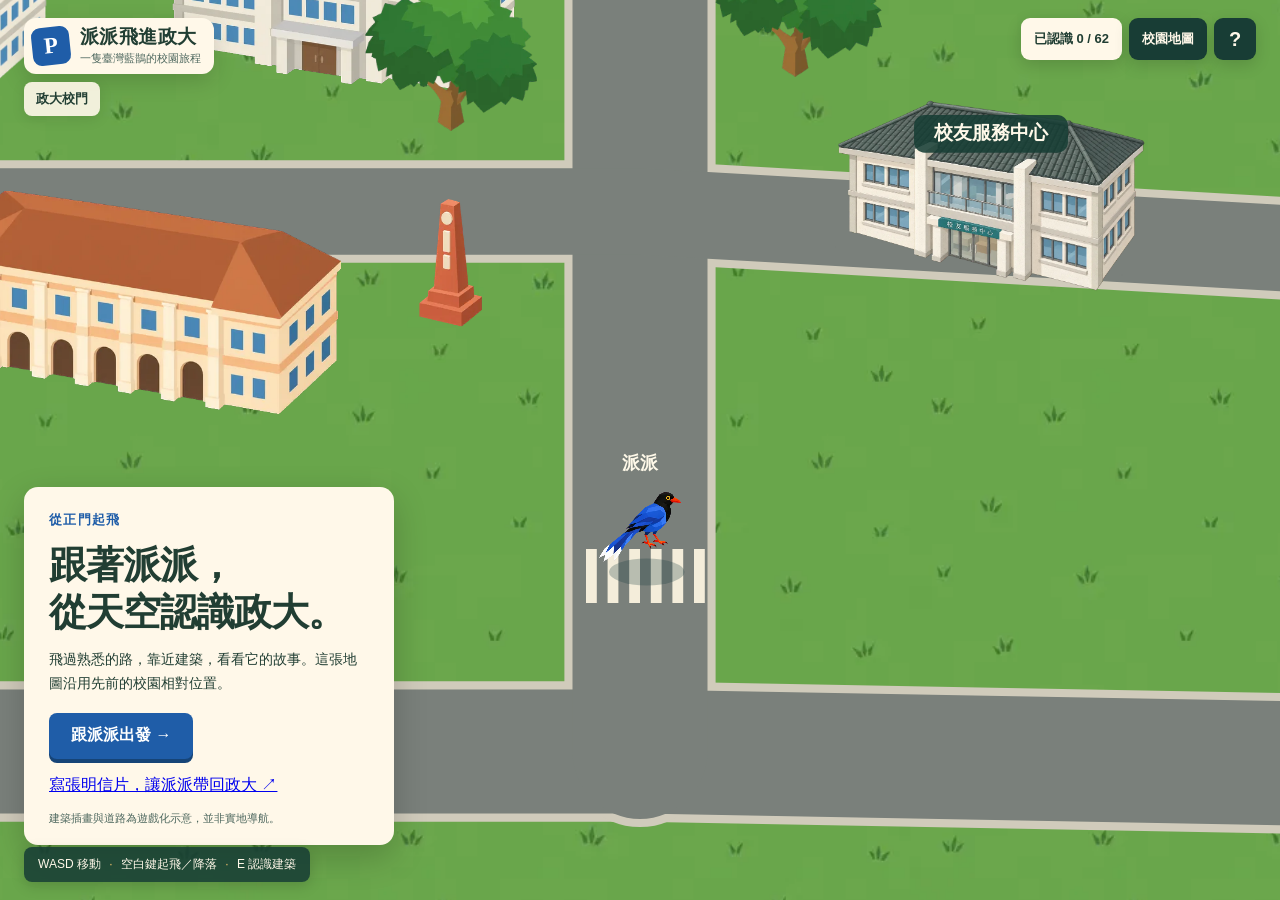
<file: index.html>
<!doctype html>
<html lang="zh-Hant"><head><meta charset="utf-8"><meta name="viewport" content="width=device-width,initial-scale=1,viewport-fit=cover"><meta name="theme-color" content="#183d35"><title>派派飛進政大 · 校園探索</title><link rel="icon" href="data:,"><link rel="stylesheet" href="./paipai.css?v=17"></head>
<body><main class="game-shell">
 <canvas id="campus" tabindex="0" aria-label="派派校園探索。WASD 或方向鍵移動，空白鍵起飛與降落，E 認識附近建築。"></canvas>
 <header class="topbar"><div class="identity"><span class="identity-mark" aria-hidden="true">P</span><div><strong>派派飛進政大</strong><small>一隻臺灣藍鵲的校園旅程</small></div></div><div class="top-actions"><span id="visited-count" class="count">已認識 0 / 62</span><button id="map-button" type="button">校園地圖</button><button id="help-button" type="button" aria-label="操作說明">?</button></div></header>
 <section id="welcome" class="welcome"><span class="chapter">從正門起飛</span><h1>跟著派派，<br>從天空認識政大。</h1><p>飛過熟悉的路，靠近建築，看看它的故事。這張地圖沿用先前的校園相對位置。</p><button id="begin" type="button" disabled>載入校園中…</button><a href="./postcards.html" style="display:block;margin-top:16px">寫張明信片，讓派派帶回政大 ↗</a><small>建築插畫與道路為遊戲化示意，並非實地導航。</small></section>
 <aside id="place-card" class="place-card" hidden aria-live="polite"><button id="card-close" type="button" aria-label="關閉建築介紹">×</button><span id="card-zone" class="card-zone"></span><h2 id="card-name"></h2><p id="card-clue"></p><div class="card-footer"><span id="card-status"></span><a id="card-source" target="_blank" rel="noopener noreferrer">看政大記憶網 ↗</a></div></aside>
 <div id="hint" class="hint">WASD 移動 <span>·</span> 空白鍵起飛／降落 <span>·</span> E 認識建築</div>
 <div id="location" class="location">政大校門</div>
 <div class="controls" hidden><div id="joystick" class="joystick" role="group" aria-label="拖曳搖桿移動"><span></span></div><div class="control-actions"><button id="inspect" type="button">認識<br>建築</button><button id="flight" type="button" aria-pressed="false"><span id="flight-symbol" aria-hidden="true">↑</span><span id="flight-label">起飛</span></button></div></div>
 <dialog id="map-dialog" class="map-dialog" aria-labelledby="map-title"><div class="dialog-header"><div><h2 id="map-title">校園地圖</h2><p>跟著派派，把每個地點變成自己的足跡。</p></div><button id="map-close" type="button" aria-label="關閉地圖">×</button></div><div class="map-content"><div class="map-scene"><canvas id="map-canvas" aria-label="政大校園遊戲化相對位置地圖"></canvas><p>地圖為遊戲化示意；點選右側建築，派派會在場景裡標出目的地。</p></div><div class="directory"><label for="place-search">找一棟建築</label><input id="place-search" type="search" placeholder="例如：四維堂、圖書館" autocomplete="off"><div id="place-list"></div></div></div></dialog>
 <dialog id="help-dialog" class="help-dialog" aria-labelledby="help-title"><button id="help-close" type="button" aria-label="關閉說明">×</button><h2 id="help-title">和派派一起飛</h2><p>鍵盤用 WASD 或方向鍵移動；空白鍵切換起飛／降落，E 認識附近建築。手機拖曳左下搖桿，右下按鈕控制飛行與認識建築。</p><p>飛起來能越過建築與溪流，鏡頭也會拉遠。接近建築就能收藏足跡；點地圖裡的建築可設成下一站。</p><p>建築說明引用政大記憶網。已有外觀線索與尚待照片核實的部分會分別註明。進度只存這個瀏覽器。</p><a href="./postcards.html">派派的世界郵局 · 明信片 Demo ↗</a><a href="./classic.html">穿山甲 · 全校冒險 ↗</a><a href="./meadow.html">穿山甲 · 溪邊篇 ↗</a></dialog>
 <p id="live" class="sr-only" aria-live="polite"></p>
 </main><script type="module" src="./src/paipai.mjs?v=20"></script></body></html>
</file>
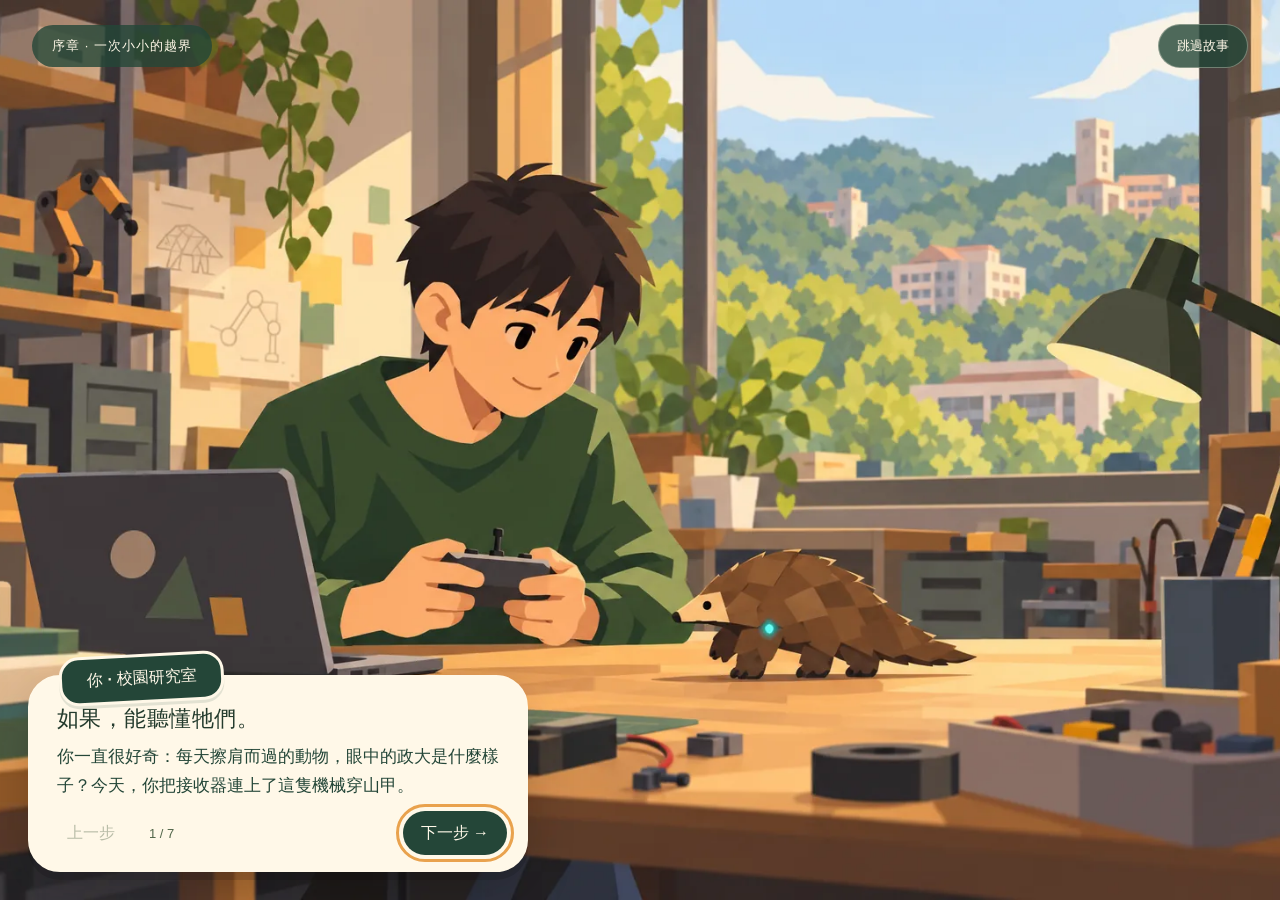
<file: classic.html>
<!doctype html>
<html lang="zh-Hant"><head><meta charset="utf-8"><meta name="viewport" content="width=device-width,initial-scale=1,viewport-fit=cover"><meta name="theme-color" content="#254a38"><title>穿山甲出沒 · 政大校園小冒險</title><link rel="icon" href="data:,"><link rel="stylesheet" href="./style.css?v=16"></head>
<body><main class="game-shell"><canvas id="game" tabindex="0" aria-label="穿山甲遊戲。方向鍵移動，C 蜷縮，E 互動，R 回基地。"></canvas>
<header class="hud"><div class="identity"><span class="chapter">政大 · 全校探索</span><strong>穿山甲出沒</strong></div><div class="mission"><span id="counter">今日搞怪　0 / 3</span><small id="mood">躲好，別被人類發現。</small></div><button id="map-toggle" aria-label="附近小地圖：中央是你，紅色箭頭指向任務。點擊開啟全校地圖"><canvas id="minimap" aria-hidden="true"></canvas><span>地圖 ↗</span></button><button id="help" aria-label="遊戲操作說明">?</button></header>
<section id="intro" class="intro"><span class="chapter">全校篇 / 穿山甲的散步日</span><h1>校園這麼大，<br>偷偷玩一下。</h1><p>你透過機械穿山甲，走進動物的校園生活。<br>從校門一路溜到醉夢湖與山上宿舍。<br>探索全校地點、玩三件小惡作劇，再溜回家。</p><button id="start" disabled>素材載入中…</button><small>原創 2D 小冒險 · 校園為藝術化示意</small></section>
<section id="finish" class="intro" hidden><span class="chapter">今日冒險完成</span><h1>小惡作劇，<br>全部成功。</h1><p>三件惡作劇成功，穿山甲平安回家。</p><button id="continue-exploring">繼續逛校園</button><button id="again">回秘密基地</button></section>
<dialog id="instructions"><button id="close-help" aria-label="關閉操作說明">×</button><h2>小聲一點。</h2><p>先按任務提示找黑貓。靠近動物按 E 對話。<br>任務與探索進度自動存在此瀏覽器。<br>按 R 回基地，不會清除任務。<br>從正門往前走，靠近校舍才會記在地圖上。<br>方向鍵或 WASD 移動。<br>靠近標記 1、2、3 的物品，按 E 搞怪。<br>進入花叢後按住 C 蜷縮，才能藏起來。<br>完成後回校門旁秘密基地，按 E 回家。</p><p>左上的圓圈是體力，走路會慢慢用掉，太低走路會變慢。找到蟻丘按互動吃螞蟻：點黑色螞蟻，別點紅色兵蟻。吃的時候路人看過來會被打斷。</p><p>看人類頭上的泡泡：Z 是在打瞌睡，看不見你；手機是在低頭，只看得到正前方一小段。泡泡變橘色閃爍，代表他快抬頭了。</p><p>被抓到會回到基地，已完成的任務會保留。<br>手機按住畫面任何地方拖曳就能移動，輕推慢走，放手停止。<br>右下互動／按住躲藏，可同時操作。<br>地圖顯示校園足跡；藍鵲偵察在完成委託後出現。</p><button id="replay-story">重看開場故事</button><button id="resume">知道了</button></dialog>
<p id="danger" role="status" hidden></p><aside class="quest-hud" aria-label="目前委託"><span id="quest-progress">動物朋友</span><button id="quest-guide">沿步道找黑貓 ↗</button><button id="scout" hidden>藍鵲偵察 · 看人類位置 ↗</button><small id="save-status" role="status"></small></aside><div class="explore-hud"><span id="explored">校園足跡　0 / 62</span><span id="location">政大校門</span><button id="destination" hidden aria-label="取消目前找路目標"></button></div><p id="toast" class="toast" hidden></p><footer id="keys">WASD 移動 <span>·</span> E 互動 <span>·</span> 按住 C 躲藏 <span>·</span> R 回基地</footer><dialog id="atlas" aria-labelledby="atlas-title"><header class="atlas-header"><div><span class="chapter">NCCU / 校園散步地圖</span><h2 id="atlas-title">下一站，偷偷去哪？</h2><p id="atlas-progress"></p></div><button id="close-map" aria-label="關閉全校地圖">×</button></header><div class="atlas-body"><section class="atlas-picture"><canvas id="atlas-map" aria-label="已探索校園地圖，走近校舍後會逐步顯示"></canvas><p>走到哪裡，地圖就記到哪裡。<br>● 深綠是你的位置　● 紅色是目的地<br>校園為遊戲化配置，請勿用於實地導航。</p><p id="scout-legend" hidden>● 橘色是藍鵲看到的人類；關閉地圖後才會繼續移動。</p><button id="atlas-quest">找目前任務 ↗</button><button id="go-home">找路回秘密基地 ↗</button></section><section class="atlas-directory"><div class="atlas-filters"><label for="place-search">找個地點</label><input id="place-search" type="search" placeholder="搜尋已探索的地點…" autocomplete="off"><label class="sr-only" for="zone-filter">校區</label><select id="zone-filter"><option>全部</option><option>山下校區</option><option>山上校區</option><option>自強宿舍</option><option>環山步道</option><option>河岸</option></select></div><p id="atlas-results" aria-live="polite"></p><div id="place-list"></div></section></div></dialog><p id="game-status" class="sr-only" aria-live="polite"></p><dialog id="prologue" aria-labelledby="story-title"><header class="story-top"><span data-chapter></span><button data-skip>跳過故事</button></header><div class="story-art"><img src="assets/story/awakening.webp?v=16" alt="研究室裡的機械穿山甲" hidden><p data-image-status role="status">插畫載入中…</p><button data-retry hidden>重新載入插畫</button></div><div class="story-dialogue"><section class="story-copy" aria-live="polite"><span data-speaker></span><h2 id="story-title"></h2><p data-text></p></section><footer class="story-controls"><button data-back>上一步</button><span data-count aria-label="故事進度"></span><button data-next>下一步 →</button></footer></div></dialog><dialog id="quest-dialog" aria-labelledby="quest-title"><div class="quest-conversation"><img id="quest-portrait" src="assets/campus/quest-cat.webp" alt="黑貓"><div><span id="quest-speaker"></span><h2 id="quest-title"></h2><p id="quest-text"></p></div></div><button id="quest-close" autofocus>知道了，出發 →</button></dialog><dialog id="closeup" aria-labelledby="closeup-title"><header><span class="chapter" id="closeup-place"></span><h2 id="closeup-title"></h2></header><div class="closeup-stage"></div><p id="closeup-hint" aria-live="polite"></p><button id="closeup-act">伸出爪子</button></dialog><div id="stamina" role="img" aria-label="體力 100%" hidden><span aria-hidden="true">🐜</span></div><section id="forage" hidden aria-label="吃螞蟻"><header><strong>吃螞蟻</strong><span>吃到 <b data-score>0</b> 隻</span></header><canvas aria-label="點螞蟻吃掉；別點紅色兵蟻"></canvas><i data-time></i><p data-hint>點黑色的螞蟻，別點紅色的兵蟻</p></section><div id="touch-controls" hidden><div id="joystick" aria-hidden="true"><span></span></div><p id="touch-hint">按住畫面任何地方拖曳移動</p><div class="touch-actions"><button id="touch-interact">互動</button><button id="touch-curl" aria-label="按住躲藏">躲藏</button></div></div><div id="rotate" aria-live="polite"><span aria-hidden="true">📱</span><strong>轉成橫向更好玩</strong><small>穿山甲出沒是為橫向手機設計的</small></div></main><script type="module" src="./src/main.mjs?v=16"></script></body></html>
</file>
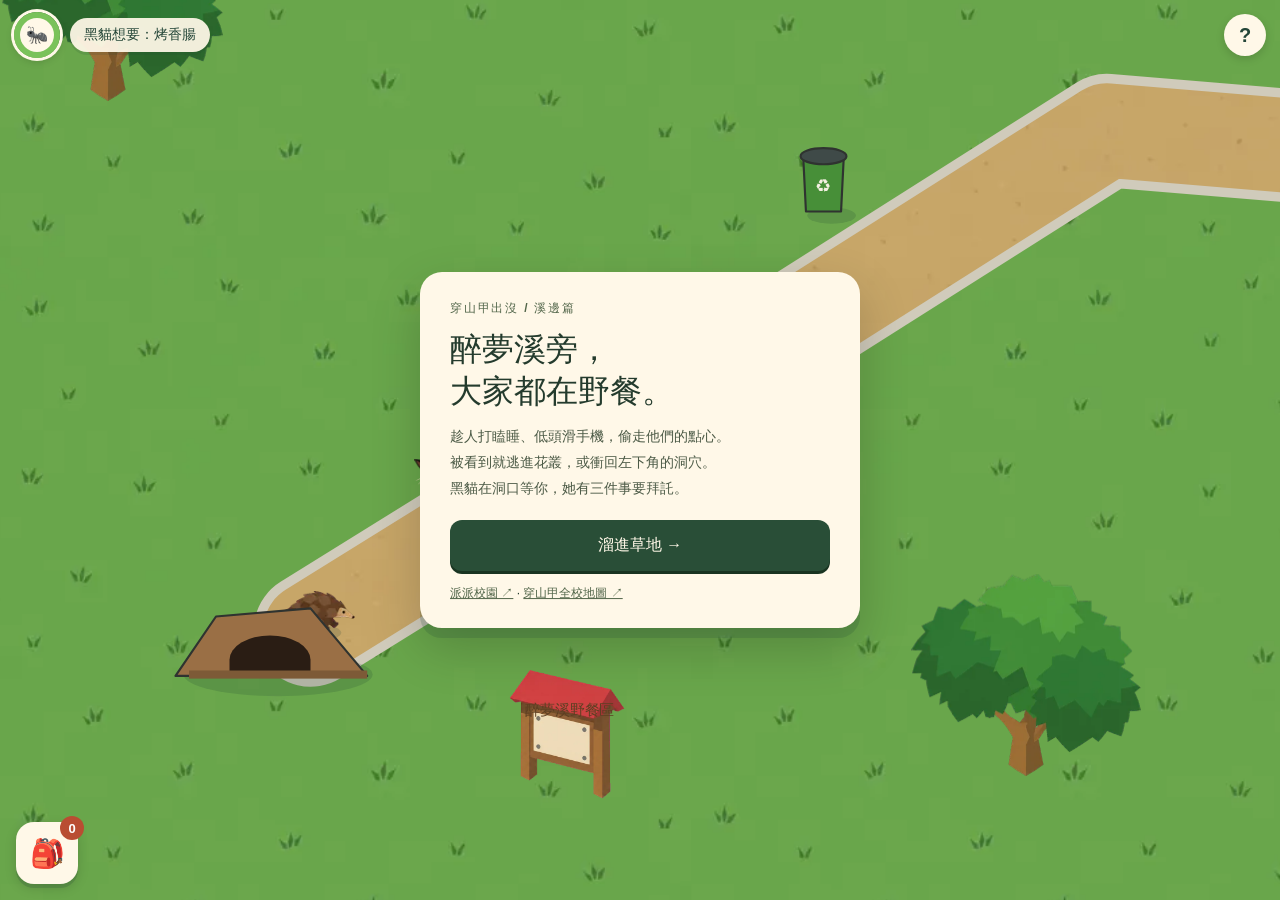
<file: meadow.html>
<!doctype html>
<html lang="zh-Hant"><head><meta charset="utf-8"><meta name="viewport" content="width=device-width,initial-scale=1,viewport-fit=cover"><meta name="theme-color" content="#254a38"><title>穿山甲出沒 · 溪邊篇</title><link rel="icon" href="data:,"><link rel="stylesheet" href="./style.css?v=16"><link rel="stylesheet" href="./meadow.css?v=16"></head>
<body><main class="game-shell meadow">
<canvas id="game" tabindex="0" aria-label="穿山甲出沒溪邊篇。拖曳或方向鍵移動，E 互動，按住 C 躲藏。"></canvas>
<header class="m-hud">
 <div id="stamina" role="img" aria-label="體力 100%"><span aria-hidden="true">🐜</span></div>
 <p id="quest">黑貓想要：烤香腸</p>
 <button id="help" aria-label="怎麼玩">?</button>
</header>
<button id="backpack" aria-label="打開背包"><span aria-hidden="true">🎒</span><b>0</b></button>
<section id="pack-panel" hidden aria-label="背包"><header><strong>背包</strong><small>點食物就會吃掉，回體力</small><button id="pack-close" aria-label="關上背包">×</button></header><div id="pack-slots"></div></section>
<p id="danger" role="status" hidden></p>
<p id="toast" class="toast" role="status" hidden></p>
<section id="forage" hidden aria-label="吃螞蟻"><header><strong>吃螞蟻</strong><span>吃到 <b data-score>0</b> 隻</span></header><canvas aria-label="點螞蟻吃掉；別點紅色兵蟻"></canvas><i data-time></i><p data-hint>點黑色的螞蟻，別點紅色的兵蟻</p></section>
<div id="touch-controls" hidden><div id="joystick" aria-hidden="true"><span></span></div><p id="touch-hint">按住畫面任何地方拖曳移動</p><div class="touch-actions"><button id="touch-interact">互動</button><button id="touch-curl" aria-label="按住躲藏">躲藏</button></div></div>
<section id="intro" class="m-card"><span class="chapter">穿山甲出沒 / 溪邊篇</span><h1>醉夢溪旁，<br>大家都在野餐。</h1><p>趁人打瞌睡、低頭滑手機，偷走他們的點心。<br>被看到就逃進花叢，或衝回左下角的洞穴。<br>黑貓在洞口等你，她有三件事要拜託。</p><button id="start" disabled>素材載入中…</button><small><a href="./">派派校園 ↗</a> · <a href="./classic.html">穿山甲全校地圖 ↗</a></small></section>
<section id="finish" class="m-card" hidden><span class="chapter">溪邊篇完成</span><h1>整片草地，<br>都認得你了。</h1><p>黑貓的三個委託全部完成。下一塊區域：宿舍區，製作中。<br>你可以繼續在溪邊偷吃、吃螞蟻。</p><button id="finish-continue">繼續在溪邊玩</button></section>
<dialog id="cat-dialog" aria-labelledby="cat-title"><div class="quest-conversation"><img src="assets/campus/quest-cat.webp" alt="黑貓" width="64"><div><span>洞口的黑貓</span><h2 id="cat-title"></h2><p id="cat-text"></p></div></div><button id="cat-close" autofocus>知道了 →</button></dialog>
<dialog id="help-dialog" aria-labelledby="help-title"><button id="close-help" aria-label="關閉">×</button><h2 id="help-title">怎麼玩</h2>
 <p><b>移動</b>：按住畫面任何地方拖曳（電腦用方向鍵或 WASD）。<br><b>互動</b>：靠近東西時按「互動」（E）：偷點心、翻垃圾桶、吃螞蟻、和黑貓說話。<br><b>躲藏</b>：在花叢裡按住「躲藏」（C），沒人看得到你。</p>
 <p>人頭上的泡泡：Z 是在睡覺，手機是在低頭，這時才偷得到。泡泡變橘色代表他快抬頭了。當著人的面偷，會被追。</p>
 <p>左上圓圈是體力，走路會慢慢用掉；打開左下背包點食物就能吃。被抓到會被沒收食物、送回洞穴；逃進洞穴就安全。</p>
</dialog>
<div id="rotate" aria-live="polite"><span aria-hidden="true">📱</span><strong>轉成橫向更好玩</strong><small>穿山甲出沒是為橫向手機設計的</small></div>
</main><script type="module" src="./src/meadow/main.mjs?v=16"></script></body></html>
</file>
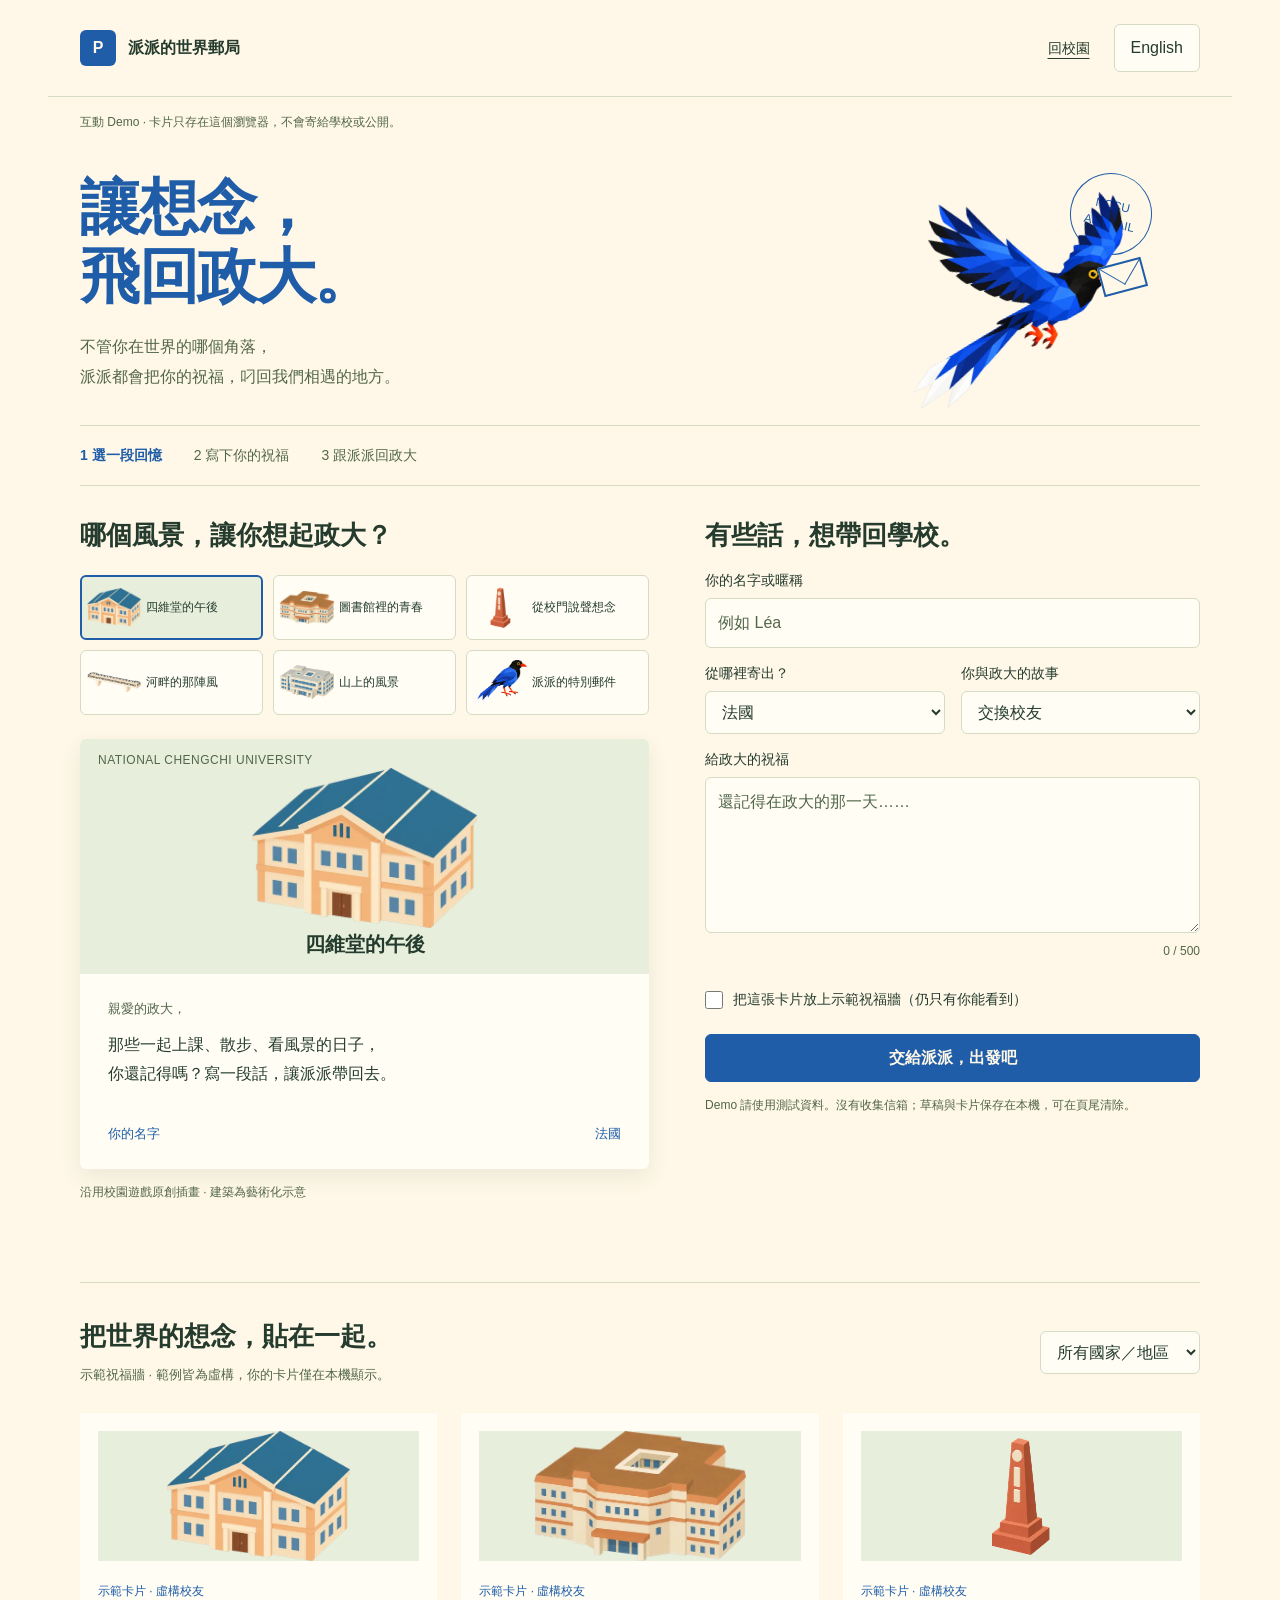
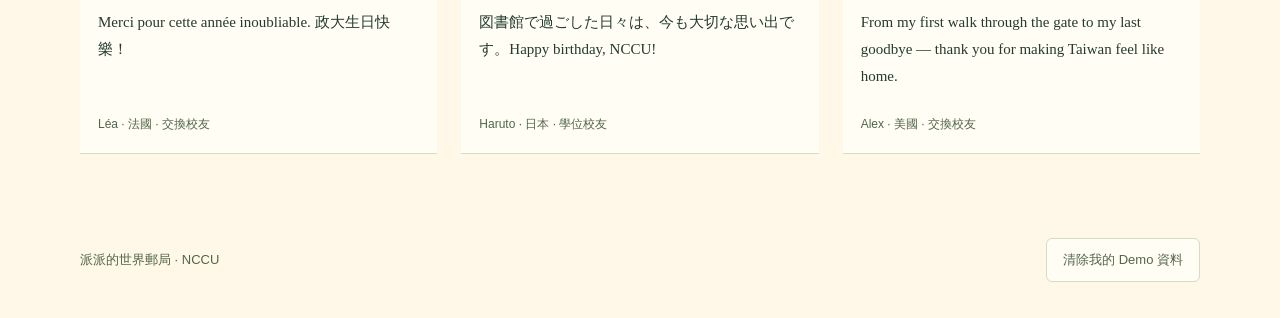
<file: postcards.html>
<!doctype html>
<html lang="zh-Hant"><head><meta charset="utf-8"><meta name="viewport" content="width=device-width,initial-scale=1"><meta name="theme-color" content="#fff8e8"><title>派派的世界郵局 · NCCU Post Office</title><link rel="icon" href="data:,"><link rel="stylesheet" href="./postcards.css?v=1"></head>
<body>
<header class="masthead"><a class="brand" href="./postcards.html"><span class="brand-mark">P</span><span data-i="brand">派派的世界郵局</span></a><nav><a href="./index.html" data-i="campus">回校園</a><button id="language" type="button">English</button></nav></header>
<main>
<div class="demo-note" data-i="demo">互動 Demo · 卡片只存在這個瀏覽器，不會寄給學校或公開。</div>
<section class="intro"><div><h1 data-i="headline">讓想念，<br>飛回政大。</h1><p data-i="intro">不管你在世界的哪個角落，<br>派派都會把你的祝福，叼回我們相遇的地方。</p></div><div class="intro-art" aria-hidden="true"><span class="postmark">NCCU<br>AIR MAIL</span><img src="./assets/campus/paipai-flying-v14.webp" alt=""><span class="tiny-envelope"></span></div></section>
<ol class="steps" aria-label="寄件流程"><li class="active" data-i="step1">1 選一段回憶</li><li data-i="step2">2 寫下你的祝福</li><li data-i="step3">3 跟派派回政大</li></ol>
<section id="compose" class="compose" aria-labelledby="choose-title"><div class="gallery"><h2 id="choose-title" data-i="choose">哪個風景，讓你想起政大？</h2><div id="designs" class="designs"></div><article id="preview" class="postcard"><div class="picture"><span class="card-caption">NATIONAL CHENGCHI UNIVERSITY</span><img id="preview-art" src="./assets/flat/hall.webp" alt="四維堂"><h3 id="preview-title">四維堂的午後</h3></div><div class="card-writing"><p class="to" data-i="dear">親愛的政大，</p><p id="preview-message" class="wish"></p><div class="signature"><span id="preview-name"></span><span id="preview-country"></span></div></div></article><p class="art-note" data-i="artNote">沿用校園遊戲原創插畫 · 建築為藝術化示意</p></div>
<form id="postcard-form"><h2 data-i="write">有些話，想帶回學校。</h2><label for="sender" data-i="name">你的名字或暱稱</label><input id="sender" name="name" required maxlength="60" autocomplete="off" placeholder="例如 Léa"><div class="form-row"><div><label for="country" data-i="country">從哪裡寄出？</label><select id="country" name="country"></select></div><div><label for="kind" data-i="kind">你與政大的故事</label><select id="kind" name="kind"><option value="exchange" data-i="exchange">交換校友</option><option value="degree" data-i="degree">學位校友</option></select></div></div><label for="message" data-i="message">給政大的祝福</label><textarea id="message" name="message" required maxlength="500" rows="5" placeholder="還記得在政大的那一天……"></textarea><div class="field-foot"><span id="draft-status" aria-live="polite"></span><span id="count">0 / 500</span></div><label class="check"><input id="public" type="checkbox"><span data-i="consent">把這張卡片放上示範祝福牆（仍只有你能看到）</span></label><p id="form-error" class="error" role="alert"></p><button class="primary" id="send" type="submit" data-i="send">交給派派，出發吧</button><p class="fine-print" data-i="privacy">Demo 請使用測試資料。沒有收集信箱；草稿與卡片保存在本機，可在頁尾清除。</p></form></section>
<section id="journey" class="journey" hidden aria-labelledby="journey-title"><div class="journey-heading"><div><h2 id="journey-title" tabindex="-1"></h2><p id="journey-copy" aria-live="polite"></p></div><button id="skip" type="button" data-i="skip">跳過飛行</button></div><div class="map-wrap"><svg id="world-map" viewBox="0 0 900 450" role="img" aria-label="派派的世界取件路線示意圖"><rect width="900" height="450" fill="var(--sea)"/><g fill="var(--land)" stroke="var(--paper)" stroke-width="3" stroke-linejoin="round"><path d="M70 98 105 65 150 62 191 86 230 100 260 137 238 170 202 179 185 210 155 205 130 176 100 163 81 134Z"/><path d="M200 211 240 222 278 260 266 303 243 344 224 384 209 356 206 316 183 270 184 242Z"/><path d="M282 46 341 35 365 66 334 102 299 98Z"/><path d="M405 111 430 92 448 69 474 66 479 105 509 104 527 137 500 153 470 139 446 151 422 134Z"/><path d="M415 163 465 152 505 179 522 223 501 270 476 309 453 297 444 253 416 232 397 191Z"/><path d="M487 85 553 60 637 60 702 74 790 95 819 125 790 155 747 164 737 203 711 205 688 235 658 206 636 187 620 213 598 239 577 198 553 181 530 149 505 139Z"/><path d="M665 264 709 271 737 289 714 299 680 283Z"/><path d="M727 313 769 291 807 316 816 357 787 373 747 360 714 340Z"/><path d="M837 368 851 347 858 359 844 392 831 398Z"/></g><g fill="none" stroke="var(--line)" stroke-width="1"><path d="M0 150H900 M0 225H900 M0 300H900"/></g><path id="route" fill="none" stroke="var(--blue)" stroke-width="2" stroke-dasharray="5 7"/><g id="home-pin"><circle r="7" fill="var(--blue)"/><text y="27" text-anchor="end">NCCU</text></g><g id="away-pin"><circle r="6" fill="var(--forest)"/><text id="away-label" y="28" text-anchor="middle"></text></g><g id="flying-bird"><image id="bird-image" href="./assets/campus/paipai-flying-v14.webp" x="-48" y="-44" width="96" height="81"/><g id="carried-card" visibility="hidden"><rect x="32" y="-8" width="27" height="19" rx="2" fill="var(--paper)" stroke="var(--blue)"/><image id="carried-art" x="33" y="-7" width="25" height="17"/></g></g></svg><span class="map-note" data-i="mapNote">故事航線示意 · 非實際航班或定位</span></div><div id="arrival" hidden><div><h3 id="arrival-title" tabindex="-1" data-i="arrived">你的想念，派派帶回來了。</h3><p data-i="arrivalNote">卡片已保存在這個瀏覽器。這是示範送達，尚未寄給學校。</p></div><button id="again" class="primary" type="button" data-i="again">再寫一張</button><a href="#wall" data-i="seeWall">看看我的祝福牆</a></div></section>
<section id="wall" class="wall" aria-labelledby="wall-title"><div class="wall-heading"><div><h2 id="wall-title" data-i="wall">把世界的想念，貼在一起。</h2><p data-i="wallNote">示範祝福牆 · 範例皆為虛構，你的卡片僅在本機顯示。</p></div><label><span class="sr-only" data-i="filter">篩選國家</span><select id="filter"></select></label></div><div id="wall-cards" class="wall-cards"></div><p id="empty" hidden data-i="empty">這裡還沒有卡片。讓派派帶回第一份祝福吧。</p></section>
</main><footer><span>派派的世界郵局 · NCCU</span><button id="clear" type="button" data-i="clear">清除我的 Demo 資料</button></footer><dialog id="clear-dialog" aria-labelledby="clear-title"><h2 id="clear-title" data-i="clearTitle">清除這台裝置的卡片與草稿？</h2><p data-i="clearNote">只清除世界郵局的 Demo 資料，校園遊戲進度會保留。</p><div class="dialog-actions"><button id="cancel-clear" type="button" data-i="cancel">保留</button><button id="confirm-clear" type="button" class="primary" data-i="confirmClear">清除資料</button></div></dialog><p id="notice" class="sr-only" role="status"></p><noscript>請啟用 JavaScript 以體驗世界郵局。Please enable JavaScript.</noscript><script type="module" src="./src/postcards.mjs?v=1"></script></body></html>
</file>
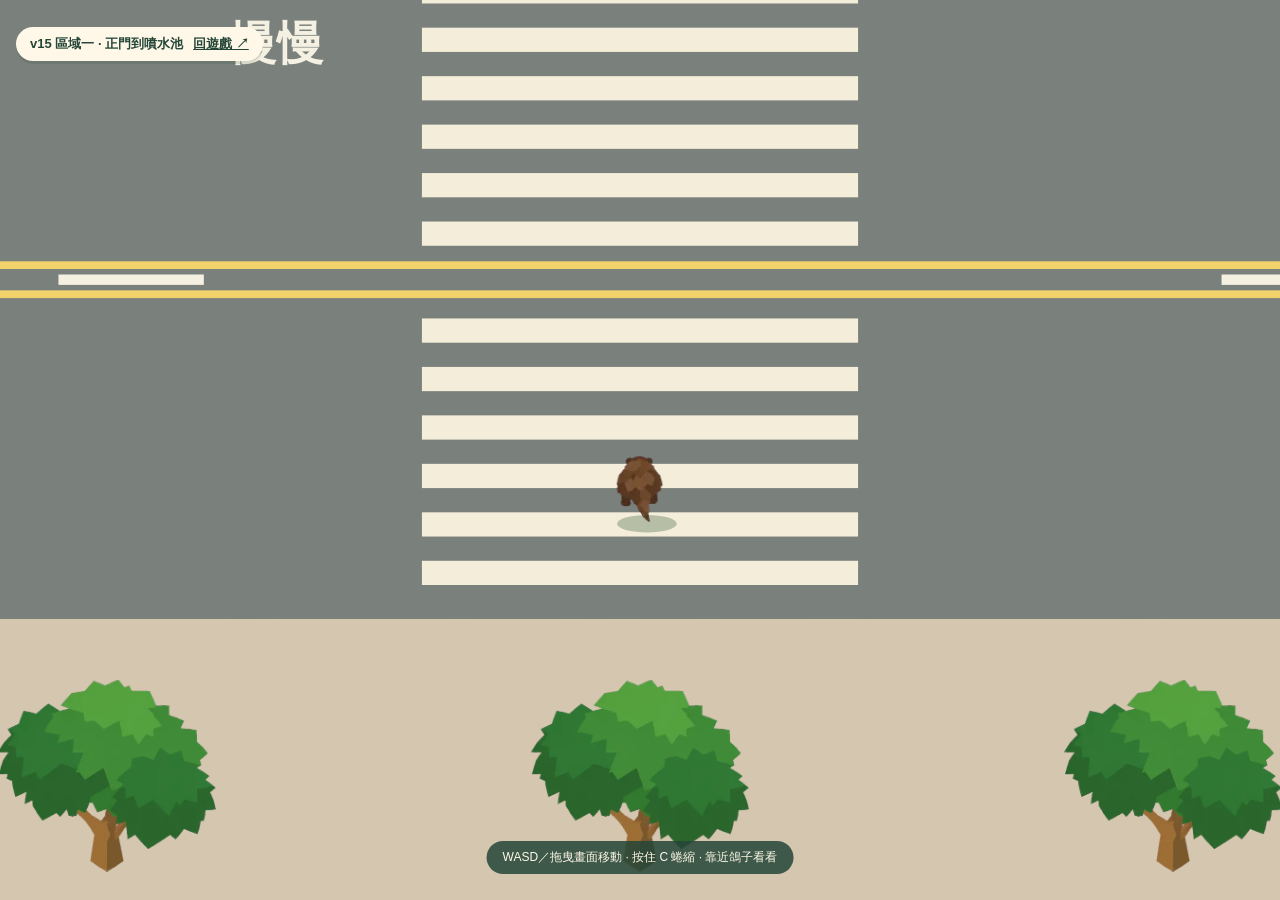
<file: sample.html>
<!doctype html>
<html lang="zh-Hant"><head><meta charset="utf-8"><meta name="viewport" content="width=device-width,initial-scale=1,viewport-fit=cover"><meta name="theme-color" content="#244638"><title>v15 區域一 · 正門到噴水池</title><link rel="icon" href="data:,">
<style>
:root{--paper:#fff8e8;--ink:#244638}
*{box-sizing:border-box}html,body{margin:0;height:100%;overflow:hidden;background:#6cb54a;font-family:"Avenir Next","PingFang TC",sans-serif}
canvas{display:block;width:100vw;height:100svh;touch-action:none}
.tag{position:fixed;top:max(14px,env(safe-area-inset-top));left:max(16px,env(safe-area-inset-left));background:var(--paper);color:var(--ink);padding:8px 14px;border-radius:999px;font-size:13px;font-weight:700;box-shadow:0 3px 0 #24463822}
.tag a{color:var(--ink);margin-left:10px;font-weight:600}
.hint{position:fixed;bottom:max(14px,env(safe-area-inset-bottom));left:50%;transform:translateX(-50%);background:#244638d9;color:var(--paper);padding:8px 16px;border-radius:999px;font-size:12px;white-space:nowrap}
.rotate{display:none;position:fixed;inset:0;background:var(--ink);color:var(--paper);align-items:center;justify-content:center;flex-direction:column;gap:12px;text-align:center;font-size:18px;font-weight:700;padding:24px}
.rotate span{font-size:44px;display:inline-block;transform:rotate(90deg)}
@media (orientation:portrait) and (pointer:coarse){.rotate{display:flex}}
</style></head>
<body>
<canvas id="scene" aria-label="v15 區域一：政大正門到噴水池。方向鍵或拖曳畫面移動，C 蜷縮。"></canvas>
<p class="tag">v15 區域一 · 正門到噴水池<a href="./">回遊戲 ↗</a></p>
<p class="hint">WASD／拖曳畫面移動 · 按住 C 蜷縮 · 靠近鴿子看看</p>
<div class="rotate"><span>📱</span>轉成橫向更好玩</div>
<script type="module">import {start} from './src/art/region.mjs';import {MAIN_GATE} from './src/regions/main-gate.mjs';window.__sample=start(document.querySelector('#scene'),MAIN_GATE);</script>
</body></html>
</file>
<file: paipai.css>
:root{--forest:#183d35;--deep:#102f2c;--paper:#fff8e9;--ink:#213e33;--muted:#4d675e;--blue:#1f5da8;--gold:#edbf69;--line:#d9decf;font-family:"Avenir Next","PingFang TC","Noto Sans TC",sans-serif;color:var(--ink);background:var(--forest)}*{box-sizing:border-box}body{margin:0}.game-shell{position:relative;width:100vw;height:100dvh;min-height:420px;overflow:hidden;background:#5f9e4a}canvas#campus{display:block;width:100%;height:100%;outline:none}button,input{font:inherit}button{cursor:pointer}button:focus-visible,a:focus-visible,input:focus-visible,canvas:focus-visible{outline:3px solid var(--gold);outline-offset:3px}.topbar{position:absolute;top:0;left:0;right:0;display:flex;align-items:flex-start;justify-content:space-between;gap:14px;padding:18px 24px;pointer-events:none}.topbar>*{pointer-events:auto}.identity{display:flex;align-items:center;gap:10px;background:var(--paper);padding:8px 13px 8px 8px;border-radius:12px;box-shadow:0 7px 22px #00000025}.identity-mark{display:grid;place-items:center;background:var(--blue);color:white;font-family:Georgia,serif;font-size:23px;font-weight:800;width:38px;height:38px;border-radius:9px;transform:rotate(-6deg)}.identity strong{display:block;font-size:19px;line-height:1.15;letter-spacing:.02em}.identity small{display:block;margin-top:3px;font-size:11px;color:var(--muted)}.top-actions{display:flex;align-items:center;gap:7px}.top-actions>*{border:0;border-radius:9px;background:var(--forest);color:var(--paper);padding:10px 13px;min-height:42px;box-shadow:0 5px 16px #00000024;font-size:13px;font-weight:750}.top-actions button:hover,.control-actions button:hover{background:#2d6154}.top-actions #help-button{width:42px;padding:0;font-size:20px}.count{display:grid;place-items:center;background:var(--paper);color:var(--ink)}.welcome{position:absolute;left:24px;bottom:55px;width:min(370px,calc(100vw - 48px));padding:23px 25px 19px;border-radius:14px;background:var(--paper);box-shadow:0 12px 34px #00000032}.chapter{color:var(--blue);font-size:13px;font-weight:800;letter-spacing:.1em}.welcome h1{font-family:"Iowan Old Style","Songti TC",serif;font-size:clamp(29px,3vw,38px);line-height:1.23;letter-spacing:-.025em;margin:13px 0 12px}.welcome p{line-height:1.7;font-size:14px;margin:0 0 17px}.welcome button{border:0;border-radius:8px;background:var(--blue);color:white;font-size:16px;font-weight:800;padding:12px 22px;min-height:46px;box-shadow:0 4px 0 #164477}.welcome button:hover:not(:disabled){background:#286ec0}.welcome button:disabled{opacity:.6;cursor:wait}.welcome small{display:block;color:var(--muted);font-size:11px;margin-top:14px;line-height:1.5}.hint{position:absolute;bottom:18px;left:24px;color:var(--paper);background:#173e35df;border-radius:8px;padding:9px 14px;font-size:12px;box-shadow:0 4px 14px #00000025}.hint span{padding:0 5px;color:var(--gold)}.location{position:absolute;top:82px;left:24px;background:#fff8e9e8;padding:8px 12px;border-radius:8px;font-size:13px;font-weight:800;box-shadow:0 3px 14px #00000018}.place-card{position:absolute;right:24px;bottom:24px;width:min(330px,calc(100vw - 48px));padding:19px 21px;background:var(--paper);border-radius:13px;box-shadow:0 12px 36px #00000038}.place-card[hidden]{display:none}.place-card #card-close{position:absolute;top:9px;right:10px;border:0;background:transparent;color:var(--muted);font-size:23px;width:32px;height:32px}.card-zone{font-size:12px;font-weight:800;color:var(--blue)}.place-card h2{font-family:"Iowan Old Style","Songti TC",serif;font-size:27px;margin:7px 0 8px;line-height:1.2}.place-card p{font-size:14px;line-height:1.6;margin:0 0 15px}.card-footer{border-top:1px solid var(--line);padding-top:11px;display:flex;align-items:center;justify-content:space-between;gap:12px;font-size:12px}.card-footer span{font-weight:700;color:var(--muted)}.card-footer a{font-weight:800;color:var(--blue);text-underline-offset:3px}.controls{position:absolute;bottom:30px;left:24px;right:24px;display:flex;justify-content:flex-end;align-items:end;pointer-events:none}.controls>*{pointer-events:auto}.joystick{display:none;width:96px;height:96px;border-radius:50%;background:#183d35ae;border:2px solid #fff8e9a8;touch-action:none;align-items:center;justify-content:center}.joystick span{width:43px;height:43px;border-radius:50%;background:var(--paper);box-shadow:0 4px 12px #00000044;transition:transform .12s cubic-bezier(.2,.8,.2,1)}.joystick.held span{transition:none}.control-actions{display:flex;gap:10px;align-items:end}.control-actions button{border:2px solid var(--paper);background:var(--forest);color:var(--paper);border-radius:50%;width:65px;height:65px;font-size:13px;font-weight:800;box-shadow:0 5px 18px #00000032}.control-actions #flight{width:80px;height:80px;display:flex;align-items:center;justify-content:center;flex-direction:column;gap:0}.control-actions #flight[aria-pressed=true]{background:var(--blue)}#flight-symbol{font-size:25px;line-height:1}.controls[hidden]{display:none}.map-dialog,.help-dialog{border:0;border-radius:15px;background:var(--paper);color:var(--ink);box-shadow:0 25px 70px #0000007d;padding:0}.map-dialog::backdrop,.help-dialog::backdrop{background:#102f2cb5}.map-dialog{width:min(1050px,calc(100vw - 36px));max-height:min(720px,calc(100dvh - 36px))}.dialog-header{display:flex;align-items:start;justify-content:space-between;padding:23px 28px 18px;border-bottom:1px solid var(--line)}.dialog-header h2{font:700 29px "Iowan Old Style","Songti TC",serif;margin:0 0 3px}.dialog-header p{font-size:13px;color:var(--muted);margin:0}.dialog-header button,.help-dialog>button{border:0;background:transparent;color:var(--ink);font-size:29px;line-height:1;width:36px;height:36px}.map-content{display:grid;grid-template-columns:minmax(0,1.35fr) minmax(265px,.7fr);gap:0;min-height:400px}.map-scene{padding:20px 22px 15px;background:#e7efdc;display:flex;flex-direction:column}.map-scene canvas{display:block;width:100%;height:auto;aspect-ratio:13/9;border-radius:8px;background:#6ba35a}.map-scene p{font-size:12px;color:var(--muted);line-height:1.5;margin:10px 0 0}.directory{padding:20px;max-height:560px;overflow:auto}.directory label{display:block;font-size:13px;font-weight:800;margin-bottom:7px}.directory input{display:block;width:100%;border:1px solid var(--line);border-radius:8px;background:#fffdf4;color:var(--ink);padding:10px 12px;font-size:14px}.directory #place-list{margin-top:13px}.place-row{display:flex;align-items:center;justify-content:space-between;width:100%;text-align:left;border:0;border-bottom:1px solid var(--line);background:transparent;color:var(--ink);padding:11px 5px;font-size:14px}.place-row:hover{background:#e5ecd5}.place-row small{color:var(--muted);font-size:11px}.help-dialog{width:min(480px,calc(100vw - 36px));padding:27px 30px}.help-dialog>button{float:right}.help-dialog h2{font:700 30px "Iowan Old Style","Songti TC",serif;margin:0 0 13px}.help-dialog p{font-size:14px;line-height:1.75}.help-dialog a{display:inline-block;margin-top:8px;color:var(--blue);font-weight:750;text-underline-offset:4px}.sr-only{position:absolute;width:1px;height:1px;overflow:hidden;clip:rect(0,0,0,0)}::selection{background:var(--gold);color:var(--ink)}@media(max-width:650px){.topbar{padding:12px;gap:5px}.identity{padding:6px 8px 6px 6px;gap:6px}.identity-mark{width:28px;height:28px;font-size:17px}.identity strong{font-size:13px}.identity small{font-size:11px}.top-actions{gap:4px}.top-actions>*{min-height:36px;padding:6px 8px;font-size:11px}.top-actions #help-button{width:34px;font-size:17px}.count{display:none}.location{top:62px;left:12px;font-size:11px;padding:6px 8px}.welcome{left:12px;right:12px;bottom:136px;width:auto;padding:18px 20px}.welcome h1{font-size:30px}.welcome p{font-size:13px}.welcome small{font-size:12px}.hint{display:none}.place-card{right:12px;left:12px;bottom:122px;width:auto;padding:14px 17px}.place-card h2{font-size:23px}.place-card p{font-size:13px}.controls{left:18px;right:18px;bottom:calc(18px + env(safe-area-inset-bottom));justify-content:space-between}.joystick{display:flex}.control-actions button{width:54px;height:54px;font-size:11px}.control-actions #flight{width:68px;height:68px}.map-dialog{width:calc(100vw - 18px);max-height:calc(100dvh - 18px)}.dialog-header{padding:17px}.dialog-header h2{font-size:23px}.map-content{display:block;max-height:calc(100dvh - 100px);overflow:auto}.map-scene{padding:11px}.map-scene canvas{aspect-ratio:13/8}.directory{padding:15px;max-height:none}.help-dialog{padding:21px}}@media(prefers-reduced-motion:reduce){.joystick span{transition:none}}
</file>
<file: style.css>
:root{font-family:"Avenir Next","PingFang TC",sans-serif;color:#243b2d;background:#5a8c3d;font-synthesis:none}*{box-sizing:border-box}body{margin:0;overflow:hidden}button{font:inherit;cursor:pointer;border:0;touch-action:manipulation}button:focus-visible,canvas:focus-visible{outline:3px solid #e9a24d;outline-offset:4px}[hidden]{display:none!important}.game-shell{position:relative;width:100%;height:100svh;min-height:480px;overflow:hidden}canvas{display:block;width:100%;height:100%;touch-action:none;outline:none}.hud{position:absolute;top:max(24px,env(safe-area-inset-top));left:28px;right:28px;display:flex;align-items:center;gap:18px;pointer-events:none}.identity{background:#fff8e8;padding:12px 22px;border-radius:7px;box-shadow:0 4px 0 #254a382b}.identity strong{display:block;font-size:22px;letter-spacing:.05em}.chapter{font-size:12px;font-weight:700;letter-spacing:.15em;color:#52664a}.mission{background:#254a38ed;color:#fff8e8;border-radius:7px;padding:12px 20px;box-shadow:0 4px 0 #254a382b}.mission span{display:block;font-size:16px;font-weight:700}.mission small{display:block;margin-top:5px;color:#e3e9d1;font-size:12px}.hud button{pointer-events:auto;margin-left:auto;width:44px;height:44px;border-radius:50%;background:#fff8e8;color:#244638;font-weight:800;font-size:22px}.intro{position:absolute;left:7%;bottom:13%;width:370px;background:#fff8e8;padding:30px 34px;border-radius:9px;box-shadow:0 8px 0 #24463835}.intro h1{font-size:38px;line-height:1.3;letter-spacing:-.03em;margin:17px 0}.intro p{font-size:14px;line-height:1.9;margin:0 0 22px;color:#4c5a46}.intro button,dialog #resume{display:block;background:#294e37;color:#fff8e8;border-radius:6px;padding:15px 24px;font-weight:700;font-size:16px;width:100%;box-shadow:0 3px 0 #193421}.intro button:disabled{opacity:.65;cursor:wait}.intro small{display:block;font-size:12px;margin-top:18px;color:#5d6757}button:active{transform:translateY(2px);transition-duration:50ms}footer{position:absolute;bottom:24px;left:28px;color:#fff8e8;background:#244638df;padding:11px 20px;border-radius:6px;font-size:12px;white-space:nowrap}footer span{margin:0 9px;color:#a8bf8c}.toast{position:absolute;left:50%;bottom:90px;transform:translateX(-50%);background:#fff8e8;color:#244638;padding:14px 22px;border-radius:8px;box-shadow:0 4px 0 #254a3830;text-align:center;font-size:14px;max-width:90%;width:max-content}dialog{border:0;border-radius:9px;background:#fff8e8;color:#243b2d;padding:30px;max-width:450px;width:calc(100% - 40px);box-shadow:0 15px 60px #18362b55}dialog::backdrop{background:#153e3070}dialog h2{font-size:30px}dialog p{font-size:14px;line-height:1.9}#close-help{float:right;font-size:26px;color:#244638;background:transparent;width:44px;height:44px}.sr-only{position:absolute;width:1px;height:1px;overflow:hidden;clip-path:inset(50%)}@media(max-width:600px){.hud{top:max(16px,env(safe-area-inset-top));left:16px;right:16px;gap:8px}.identity{padding:10px 12px}.identity strong{font-size:17px}.chapter{font-size:12px}.mission{padding:10px 12px}.mission span{font-size:12px}.mission small{font-size:12px;max-width:120px}.hud button{width:38px;height:38px;flex-shrink:0}.intro{left:20px;bottom:28px;width:calc(100% - 40px);padding:24px}.intro h1{font-size:33px;margin:12px 0}.intro p{font-size:13px;margin-bottom:16px}footer{display:none}.toast{bottom:240px;font-size:12px;padding:12px 16px}}@media(prefers-reduced-motion:reduce){button:active{transform:none}}

@media(hover:hover) and (pointer:fine){button:hover{filter:brightness(1.12)}}
:root{--paper:#fff8e8;--ink:#244638;--muted:#52664a;--line:#d5dcc3;--accent:#b94d32;--radius:8px;--space:16px}
button{transition:transform 120ms cubic-bezier(.2,.8,.2,1)}
.hud #map-toggle{font-size:14px;width:68px;border-radius:var(--radius)}.hud #help{margin-left:0}.explore-hud{position:absolute;left:28px;top:118px;display:flex;flex-direction:column;align-items:flex-start;gap:5px;pointer-events:none;color:var(--paper);font-size:12px}.explore-hud>span{background:#244638ed;padding:7px 12px;border-radius:6px}.explore-hud #location{background:#fff8e8ed;color:var(--ink)}#destination{pointer-events:auto;max-width:300px;background:var(--paper);color:var(--ink);text-align:left;padding:10px 12px;border-radius:6px;min-height:44px;font-size:13px}
#atlas{max-width:1120px;width:calc(100% - 48px);height:min(740px,calc(100svh - 48px));padding:24px;overflow:hidden}#atlas[open]{display:flex;flex-direction:column}.atlas-header{display:flex;justify-content:space-between;align-items:flex-start;gap:16px;margin-bottom:20px}.atlas-header h2{margin:6px 0 5px;font-size:30px;letter-spacing:-.035em}.atlas-header p{margin:0;color:var(--muted);font-size:13px}.atlas-header button{background:transparent;color:var(--ink);font-size:30px;min-width:44px;height:44px}.atlas-body{display:grid;grid-template-columns:minmax(0,1.7fr) minmax(280px,1fr);gap:24px;min-height:0;flex:1}.atlas-picture{min-width:0;display:flex;flex-direction:column;gap:12px}.atlas-picture canvas{width:100%;height:auto;aspect-ratio:13/9;background:#63a44b;border-radius:var(--radius)}.atlas-picture p{font-size:12px;line-height:1.7;color:var(--muted);margin:0}.atlas-picture button{align-self:flex-start;background:var(--ink);color:var(--paper);padding:12px 18px;border-radius:6px;font-size:13px;min-height:44px}.atlas-directory{display:flex;flex-direction:column;min-height:0}.atlas-filters{display:grid;grid-template-columns:1fr 110px;gap:8px}.atlas-filters label:not(.sr-only){grid-column:1/-1;font-size:13px;font-weight:700}.atlas-filters input,.atlas-filters select{font:inherit;font-size:14px;border:1px solid var(--line);border-radius:6px;min-height:44px;padding:8px 10px;color:var(--ink);background:#fff8e8;min-width:0}.atlas-filters :focus-visible{outline:3px solid #e9a24d;outline-offset:2px}#atlas-results{font-size:12px;line-height:1.5;margin:12px 0;color:var(--muted)}#place-list{overflow:auto;overscroll-behavior:contain;min-height:0;padding:2px 6px 2px 2px}.place-row{display:grid;grid-template-columns:1fr 24px;gap:5px;text-align:left;width:100%;min-height:64px;padding:13px 10px;background:transparent;color:var(--ink);border-bottom:1px solid var(--line)}.place-row strong{font-size:14px;font-weight:600}.place-row small{font-size:12px;color:var(--muted);grid-column:1}.place-row>span{grid-column:2;grid-row:1/3;align-self:center}.place-row:hover,.place-row:focus-visible{background:#e5ecd5}
@media(max-width:600px){.hud{gap:6px;flex-wrap:wrap}.hud .identity{padding:8px 12px}.hud .mission{order:4;flex-basis:100%;padding:8px 12px;display:flex;align-items:center;justify-content:space-between}.hud .mission small{margin-top:0;max-width:none;font-size:12px}.hud #map-toggle{width:60px;height:44px;margin-left:auto}.hud #help{width:44px;height:44px}.explore-hud{left:16px;right:16px;top:132px;gap:4px}.explore-hud #location{font-size:12px}.explore-hud #explored{font-size:12px}.intro{bottom:20px}.intro h1{font-size:30px}#atlas{width:calc(100% - 24px);height:calc(100svh - 24px);max-height:none;padding:16px}.atlas-header{margin-bottom:12px;gap:8px}.atlas-header h2{font-size:22px}.atlas-body{display:flex;flex-direction:column;gap:14px}.atlas-picture{gap:6px;flex-shrink:0}.atlas-picture canvas{height:190px;aspect-ratio:auto}.atlas-picture p{font-size:12px;line-height:1.4}.atlas-picture button{padding:8px 12px;min-height:36px;font-size:12px}.atlas-directory{flex:1}.atlas-filters{grid-template-columns:1fr 100px}.atlas-filters label:not(.sr-only){display:none}.atlas-filters input,.atlas-filters select{font-size:16px}#atlas-results{margin:8px 0}.place-row{min-height:62px}}
@media(prefers-reduced-motion:reduce){button{transition:none}}
#finish #again{margin-top:12px;background:transparent;color:var(--ink);box-shadow:none;border:1px solid var(--line);font-size:14px}

/* Full-viewport story stage. The dialogue is part of the scene. */
#prologue{position:fixed;inset:0;margin:0;width:100%;height:100svh;max-width:none;max-height:none;padding:0;border:0;border-radius:0;overflow:hidden;background:var(--ink);box-shadow:none}
#prologue::backdrop{background:var(--ink)}
.story-art{position:absolute;inset:0;display:flex;align-items:center;justify-content:center;flex-direction:column;background:var(--ink)}
.story-art img{width:100%;height:100%;object-fit:cover;object-position:50% 40%;display:block}
.story-art p{color:var(--paper);padding:24px;text-align:center;max-width:360px}.story-art button{background:var(--paper);color:var(--ink);padding:12px 22px;border-radius:var(--radius);min-height:48px}
.story-top{position:absolute;z-index:2;top:max(24px,env(safe-area-inset-top));left:32px;right:32px;display:flex;justify-content:space-between;align-items:center;gap:12px;color:var(--paper);font-size:13px;letter-spacing:.08em}
.story-top>span{background:#244638cc;padding:12px 20px;border-radius:30px}.story-top button{min-height:44px;padding:10px 18px;background:#244638cc;color:var(--paper);border:1px solid #fff8e855;border-radius:30px;font-size:13px}
.story-dialogue{position:absolute;z-index:3;left:50%;bottom:max(28px,env(safe-area-inset-bottom));transform:translateX(-50%);width:min(900px,calc(100% - 96px));background:var(--paper);border:3px solid #fff8e8;border-radius:32px;box-shadow:0 8px 0 #00000020,0 18px 48px #00000030}
.story-dialogue::before{content:"";position:absolute;top:-13px;left:20%;width:26px;height:26px;background:var(--paper);transform:rotate(45deg);border-radius:4px}
#prologue[data-speaker="cat"] .story-dialogue::before{left:67%}
.story-copy{position:relative;padding:30px 38px 0;min-height:0}
.story-copy>[data-speaker]{position:absolute;top:-24px;left:28px;background:var(--ink);color:var(--paper);padding:11px 25px;border:3px solid var(--paper);border-radius:20px;font-size:16px;font-weight:800;transform:rotate(-3deg);box-shadow:0 3px 0 #24463820}
#prologue[data-speaker="cat"] [data-speaker]{background:var(--accent)}
.story-copy h2{font-size:26px;line-height:1.4;margin:0 0 8px;letter-spacing:.02em}.story-copy p{font-size:22px;line-height:1.65;margin:0;color:var(--ink);font-weight:500}
#prologue .story-controls{position:static;display:flex;align-items:center;gap:16px;background:transparent;color:var(--muted);padding:12px 30px 16px;border-radius:0;white-space:normal}
.story-controls button{min-height:44px;padding:10px 18px;border-radius:24px;background:var(--ink);color:var(--paper);font-size:16px;font-weight:700}.story-controls [data-back]{background:transparent;color:var(--muted)}.story-controls button:disabled{opacity:.4;cursor:default}#prologue [data-count]{color:var(--muted);font-size:13px;margin:0;font-variant-numeric:tabular-nums}.story-controls [data-next]{margin-left:auto}
#replay-story{display:block;margin:16px 0;padding:12px;background:transparent;color:var(--ink);border:1px solid var(--line);border-radius:var(--radius);width:100%;min-height:44px}
@media(max-width:600px){.story-top{top:max(14px,env(safe-area-inset-top));left:14px;right:14px;font-size:11px;letter-spacing:0}.story-top>span{padding:10px 12px}.story-top button{padding:10px 12px;font-size:12px}.story-art{bottom:auto;height:69svh}.story-art img{object-position:53% 40%}#prologue[data-scene="cat"] .story-art img{object-position:55% 40%}#prologue[data-scene="awakening"] .story-art img{object-position:42% 40%}.story-dialogue{width:calc(100% - 24px);bottom:max(18px,env(safe-area-inset-bottom));border-radius:26px;max-height:49svh;overflow:visible}.story-copy{padding:28px 22px 0;max-height:36svh;overflow:auto}.story-copy>[data-speaker]{position:fixed;left:20px;top:-22px;font-size:14px;padding:9px 20px}.story-copy h2{font-size:22px;line-height:1.4;margin-bottom:8px}.story-copy p{font-size:17px;line-height:1.75}#prologue .story-controls{padding:8px 12px 12px;gap:8px}.story-controls button{font-size:14px;padding:10px 14px}.story-controls [data-count]{font-size:12px}}
@media(max-height:500px) and (min-width:601px){.story-top{top:12px}.story-dialogue{bottom:12px;width:calc(100% - 80px)}.story-copy{padding:18px 28px 0}.story-copy h2{font-size:22px}.story-copy p{font-size:16px}.story-copy>[data-speaker]{font-size:13px;padding:7px 18px}#prologue .story-controls{padding:4px 20px 8px}}
/* Keep the pangolin clear: dialogue occupies the opposite side of each scene. */
@media(min-width:601px){
 .story-dialogue{left:auto;right:28px;transform:none;width:min(500px,calc(50% - 40px))}
 #prologue[data-scene="awakening"] .story-dialogue{left:28px;right:auto}
 .story-copy{padding:26px 26px 0}.story-copy h2{font-size:22px}.story-copy p{font-size:17px;line-height:1.7}
 #prologue .story-controls{padding:10px 18px 14px}
}
@media(max-width:600px){
 .story-art{height:57svh}
 #prologue[data-scene="cat"] .story-art img{object-position:43% 50%}
 #prologue[data-scene="awakening"] .story-art img{object-position:80% 50%}
 #prologue[data-scene="mission"] .story-art img{object-position:27% 50%}
 .story-dialogue{bottom:max(16px,env(safe-area-inset-bottom));max-height:40svh}
 .story-copy{max-height:28svh}
}
/* Animal commissions: one readable objective, outside the player's center. */
.quest-hud{position:absolute;top:106px;left:28px;max-width:340px;background:var(--paper);color:var(--ink);border-radius:var(--radius);padding:12px 16px;box-shadow:0 4px 0 #00000020;display:grid;gap:4px}
.quest-hud>span{font-size:11px;font-weight:700;letter-spacing:.08em;color:var(--muted)}
.quest-hud button{display:block;min-height:44px;padding:4px 0;text-align:left;background:transparent;color:var(--ink);font-size:16px;font-weight:800;line-height:1.5}
.quest-hud button:disabled{cursor:default}.quest-hud small{font-size:11px;color:var(--muted)}
.quest-hud #scout{border-top:1px solid var(--line);font-size:14px}.explore-hud{top:250px}
#quest-dialog{position:fixed;inset:auto 24px 24px auto;margin:0;width:min(490px,calc(100% - 48px));max-height:40svh;padding:22px 24px;border-radius:24px;overflow:auto;background:var(--paper);color:var(--ink)}
#quest-dialog::backdrop{background:#00000015}.quest-conversation{display:flex;gap:18px;align-items:flex-start}
#quest-portrait{width:72px;height:96px;object-fit:contain;flex-shrink:0}
#quest-speaker{font-size:13px;font-weight:800;color:var(--muted)}#quest-title{font-size:22px;line-height:1.4;margin:6px 0 10px}#quest-text{font-size:16px;line-height:1.8;margin:0}
#quest-close{display:block;margin:16px 0 0 auto;min-height:44px;padding:10px 20px;background:var(--ink);color:var(--paper);border-radius:var(--radius);font-weight:700}
@media(hover:hover) and (pointer:fine){.quest-hud button:not(:disabled):hover{color:var(--ink);text-decoration:underline}#quest-close:hover{background:var(--muted)}}
@media(max-width:600px){
 .quest-hud{top:194px;left:16px;right:16px;max-width:none;padding:8px 12px;gap:0}.quest-hud button{font-size:14px;min-height:36px}.quest-hud small{font-size:11px}.explore-hud{top:132px}#destination{max-width:100%;padding:4px 10px;min-height:30px}
 #quest-dialog{inset:auto 12px 16px;width:calc(100% - 24px);max-height:38svh;padding:18px;border-radius:24px}.quest-conversation{gap:12px}#quest-portrait{width:48px;height:72px}#quest-title{font-size:22px;margin:4px 0 6px}#quest-text{font-size:14px;line-height:1.7}#quest-close{margin-top:12px}
 #atlas-quest,#go-home{min-height:36px;padding:6px 10px}
}
@media(max-width:600px){
 .explore-hud #explored{display:none}.quest-hud{top:210px}
}
.game-shell:has(#scout:not([hidden])) .explore-hud{top:280px}
@media(max-width:600px){
 .game-shell:has(#scout:not([hidden])) .explore-hud{top:132px}
 .quest-hud{top:176px}
 .game-shell:has(#destination:not([hidden])) .quest-hud{top:210px}
}
/* A live campus overview is also the entrance to the large atlas. */
.hud{align-items:flex-start}
.hud #map-toggle{position:absolute;right:60px;top:0;margin:0;width:180px;height:140px;padding:5px;border-radius:var(--radius);background:var(--paper);box-shadow:0 4px 0 #00000020;display:flex;flex-direction:column;gap:4px}
#minimap{width:100%;height:112px;pointer-events:none;border-radius:4px;background:var(--ink)}
#map-toggle span{font-size:11px;line-height:14px;letter-spacing:.04em}
.hud #help{margin-left:auto}
@media(max-width:600px){
 .hud #map-toggle{right:50px;width:94px;height:65px;padding:3px;gap:0}
 #minimap{height:45px}#map-toggle span{font-size:11px;line-height:14px;letter-spacing:0}
 .hud #help{position:absolute;right:0;top:0}
 .hud .identity{max-width:calc(100% - 152px)}
}
/* Local radar: player-centered, north-up, circular and compact. */
.hud #map-toggle{width:132px;height:132px;border-radius:50%;padding:3px;display:block;background:var(--paper);box-shadow:0 3px 8px #00000030}
#minimap{width:100%;height:100%;border-radius:50%;background:var(--ink)}
#map-toggle span{position:absolute;bottom:5px;left:50%;transform:translateX(-50%);padding:2px 6px;border-radius:var(--radius);background:var(--ink);color:var(--paper);font-size:11px;white-space:nowrap}
@media(max-width:600px){.hud #map-toggle{width:68px;height:68px;right:50px;padding:2px}#minimap{height:100%}#map-toggle span{bottom:2px;padding:1px 4px}}
/* Minimal gameplay HUD. Details remain in help and the full atlas. */
.hud .identity,.hud .mission,.explore-hud,#keys,#quest-progress{display:none}
.quest-hud,.game-shell:has(#destination:not([hidden])) .quest-hud{top:max(24px,env(safe-area-inset-top));left:24px;right:auto;max-width:calc(100% - 260px);padding:0;background:transparent;box-shadow:none;gap:8px}
.quest-hud button{min-height:40px;padding:8px 14px;border-radius:var(--radius);background:#fff8e8ed;font-size:14px;line-height:1.5}
.quest-hud #scout{border:0;font-size:13px}.quest-hud #save-status{max-width:210px;background:var(--paper);padding:6px 10px;border-radius:var(--radius)}
#danger{position:absolute;left:24px;top:78px;margin:0;padding:8px 12px;border-radius:var(--radius);background:var(--ink);color:var(--paper);font-size:13px;max-width:calc(100% - 200px)}
#touch-controls{position:absolute;inset:0;pointer-events:none}
#joystick{position:absolute;left:22px;bottom:max(26px,env(safe-area-inset-bottom));width:96px;height:96px;border-radius:50%;border:1px solid #fff8e880;background:#243b2d50;box-shadow:inset 0 0 0 7px #fff8e81a;display:grid;place-items:center;touch-action:none;pointer-events:auto}
#joystick span{display:block;width:42px;height:42px;border-radius:50%;background:#fff8e8df;border:2px solid #fff8e8;box-shadow:0 3px 8px #00000030;pointer-events:none;transition:transform 120ms ease-out}
#joystick.held span{transition:none}#joystick:active{transform:none}
.touch-actions{position:absolute;right:22px;bottom:max(28px,env(safe-area-inset-bottom));display:flex;align-items:flex-end;gap:12px;pointer-events:auto}
.touch-actions button{height:48px;width:48px;border-radius:50%;background:#fff8e8df;color:var(--ink);border:1px solid #fff8e8;font-size:12px;font-weight:700;touch-action:none;box-shadow:0 3px 8px #00000020}
.touch-actions #touch-interact{width:56px;height:56px;margin-bottom:24px}.touch-actions .held{background:var(--ink);color:var(--paper)}
@media(max-width:600px){
 .quest-hud,.game-shell:has(#destination:not([hidden])) .quest-hud{left:16px;top:max(16px,env(safe-area-inset-top));max-width:calc(100% - 160px)}
 .quest-hud button{font-size:12px;padding:8px 10px;min-height:38px}.quest-hud #scout{font-size:12px}
 #danger{left:16px;top:94px;font-size:12px;max-width:calc(100% - 32px)}
}
@media(prefers-reduced-motion:reduce){#joystick span{transition:none}}
/* v14 close-up pranks: the claw enters frame, tap the target */
#closeup{max-width:540px;padding:22px 24px 24px;border-radius:24px}
#closeup header h2{margin:4px 0 14px;font-size:24px;line-height:1.3}
.closeup-stage{aspect-ratio:400/260;border-radius:16px;overflow:hidden;cursor:pointer;box-shadow:inset 0 0 0 3px #24463822}
.closeup-stage svg{display:block;width:100%;height:100%}
.closeup-stage .claw{transform:translate(296px,182px) scale(1.25);transition:transform .5s cubic-bezier(.3,1.35,.5,1)}
.closeup-stage.reach .claw{transform:translate(calc(var(--tx) + 6px),calc(var(--ty) + 6px)) scale(1.25)}
.closeup-stage.done .claw{transform:translate(310px,200px) scale(1.25);transition-duration:.45s}
.closeup-stage .face.silly{display:none}
.closeup-stage.done .face.plain{display:none}
.closeup-stage.done .face.silly{display:inline;transform-box:view-box;transform-origin:200px 112px;animation:closeup-wobble .5s ease-out}
.closeup-stage .frog{opacity:0;transform:translateY(36px)}
.closeup-stage.done .frog{opacity:1;animation:closeup-hop .75s cubic-bezier(.2,.8,.3,1) forwards}
.closeup-stage.done .button{transform:translateY(4px)}
.closeup-stage .duck{transition:transform .7s cubic-bezier(.3,1.2,.5,1) .1s}
.closeup-stage.done .duck{transform:translate(78px,-122px)}
#closeup-hint{min-height:1.9em;margin:14px 0 0;font-size:15px;font-weight:600}
#closeup-act{display:block;margin:12px 0 0 auto;min-height:48px;padding:12px 22px;background:var(--ink);color:var(--paper);border-radius:var(--radius);font-weight:700;font-size:15px}
#closeup-act:disabled{opacity:.5;cursor:default}
@keyframes closeup-wobble{0%{transform:rotate(0) scale(1)}30%{transform:rotate(-8deg) scale(1.08)}60%{transform:rotate(6deg)}100%{transform:rotate(0)}}
@keyframes closeup-hop{0%{transform:translate(0,36px)}55%{transform:translate(-60px,-96px) rotate(-14deg)}100%{transform:translate(-120px,4px) rotate(0)}}
@media(max-width:600px){#closeup{inset:auto 12px 16px;margin:0;position:fixed;width:calc(100% - 24px);padding:16px}#closeup header h2{font-size:20px;margin-bottom:10px}#closeup-hint{font-size:14px}}
@media(prefers-reduced-motion:reduce){.closeup-stage .claw,.closeup-stage .duck{transition:none}.closeup-stage.done .face.silly,.closeup-stage.done .frog{animation:none}.closeup-stage.done .frog{transform:translate(-120px,4px)}}
/* v15 mobile-first: landscape phones, press anywhere to steer */
.game-shell{min-height:0}
#joystick{left:0;top:0;bottom:auto;width:104px;height:104px;margin:-52px 0 0 -52px;pointer-events:none;opacity:0;transition:opacity 120ms ease-out}
#joystick.held{opacity:1}
#joystick span{width:44px;height:44px}
#touch-hint{position:absolute;left:50%;bottom:max(14px,env(safe-area-inset-bottom));transform:translateX(-50%);margin:0;padding:6px 14px;border-radius:999px;background:#244638c4;color:var(--paper);font-size:12px;white-space:nowrap;pointer-events:none;transition:opacity .4s}
#touch-controls:has(#joystick.held) #touch-hint{opacity:0}
.touch-actions{right:max(20px,env(safe-area-inset-right));bottom:max(16px,env(safe-area-inset-bottom))}
.touch-actions button{width:58px;height:58px;font-size:13px}.touch-actions #touch-interact{width:66px;height:66px;margin-bottom:30px}
#rotate{display:none;position:fixed;inset:0;z-index:50;background:var(--ink);color:var(--paper);flex-direction:column;align-items:center;justify-content:center;gap:10px;text-align:center;padding:24px}
#rotate span{font-size:46px;display:inline-block;animation:rotate-hint 1.8s ease-in-out infinite}
#rotate strong{font-size:20px}#rotate small{font-size:13px;opacity:.8}
@keyframes rotate-hint{0%,30%{transform:rotate(0)}60%,100%{transform:rotate(90deg)}}
@media (orientation:portrait) and (pointer:coarse){#rotate{display:flex}}
@media (prefers-reduced-motion:reduce){#rotate span{animation:none;transform:rotate(90deg)}}
/* Landscape phones: short screens get a compact HUD that stays out of the playfield */
@media (max-height:500px){
 .hud{top:max(10px,env(safe-area-inset-top));left:max(14px,env(safe-area-inset-left));right:max(14px,env(safe-area-inset-right))}
 .hud .identity,.hud .mission,footer{display:none}
 .hud #map-toggle{width:84px;height:84px;top:0;right:52px}
 .hud #help{width:40px;height:40px;font-size:18px}
 .quest-hud{top:max(10px,env(safe-area-inset-top));left:max(14px,env(safe-area-inset-left));max-width:260px;padding:0;background:transparent;box-shadow:none}
 .quest-hud>span{display:none}.quest-hud button{min-height:38px;padding:6px 12px;font-size:13px}
 .explore-hud{top:58px;left:max(14px,env(safe-area-inset-left));font-size:11px}.explore-hud #explored{display:none}
 #danger{top:auto;bottom:max(14px,env(safe-area-inset-bottom));left:50%;transform:translateX(-50%);max-width:60%}
 .toast{bottom:64px}
 #quest-dialog,#closeup{inset:auto 12px 10px auto;margin:0;position:fixed;width:min(520px,calc(100% - 24px));max-height:calc(100svh - 20px);padding:14px 18px}
 .closeup-stage{max-height:52svh;margin:0 auto}
 #closeup header h2{font-size:18px;margin:2px 0 8px}#closeup-hint{margin-top:8px;font-size:13px}#closeup-act{margin-top:6px;min-height:44px;padding:10px 18px}
}
/* v16 吃螞蟻覓食：體力圓餅、右下覓食面板 */
#stamina{--fill:1;position:absolute;left:max(18px,env(safe-area-inset-left));bottom:max(18px,env(safe-area-inset-bottom));width:46px;height:46px;border-radius:50%;display:grid;place-items:center;background:conic-gradient(#7ac25a calc(var(--fill)*360deg),#244638b0 0);box-shadow:0 0 0 3px var(--paper),0 3px 8px #00000030;pointer-events:none}
#stamina::after{content:"";position:absolute;inset:6px;border-radius:50%;background:var(--paper)}
#stamina span{position:relative;z-index:1;font-size:18px}
#stamina.tired{background:conic-gradient(#e0604f calc(var(--fill)*360deg),#244638b0 0);animation:tired-pulse 1s ease-in-out infinite}
@keyframes tired-pulse{50%{transform:scale(1.08)}}
#forage{position:absolute;right:max(14px,env(safe-area-inset-right));bottom:max(14px,env(safe-area-inset-bottom));width:min(300px,42vw);background:var(--paper);border-radius:20px;padding:10px 12px 12px;box-shadow:0 10px 30px #18362b55;z-index:5}
#forage header{display:flex;justify-content:space-between;align-items:baseline;color:var(--ink);font-size:13px;margin-bottom:6px}#forage strong{font-size:16px}#forage b{font-size:18px}
#forage canvas{display:block;width:100%;height:min(210px,46svh);border-radius:12px;touch-action:none;cursor:pointer}
#forage i{--left:1;display:block;height:6px;margin-top:8px;border-radius:3px;background:linear-gradient(90deg,#7ac25a calc(var(--left)*100%),#d5dcc3 0)}
#forage p{margin:6px 0 0;font-size:12px;color:var(--muted);min-height:1.5em}
@media (max-height:500px){#forage{width:min(280px,40vw)}#forage canvas{height:42svh}}
@media (prefers-reduced-motion:reduce){#stamina.tired{animation:none}}
#touch-controls.foraging .touch-actions,#touch-controls.foraging #touch-hint{display:none}
*{-webkit-tap-highlight-color:transparent}
</file>
<file: meadow.css>
/* 溪邊篇介面：常駐只有左上體力與委託、左下背包、右下互動／躲藏 */
.meadow #stamina{position:relative;left:auto;bottom:auto;flex:none}
.m-hud{position:absolute;top:max(12px,env(safe-area-inset-top));left:max(14px,env(safe-area-inset-left));right:max(14px,env(safe-area-inset-right));display:flex;align-items:center;gap:10px;pointer-events:none}
#quest{margin:0;padding:8px 14px;border-radius:999px;background:#fff8e8ee;color:var(--ink);font-size:14px;font-weight:700;box-shadow:0 3px 0 #24463822}
.m-hud #help{pointer-events:auto;margin-left:auto;width:42px;height:42px;border-radius:50%;background:var(--paper);color:var(--ink);font-weight:800;font-size:20px;box-shadow:0 3px 8px #00000025}
#backpack{position:absolute;left:max(16px,env(safe-area-inset-left));bottom:max(16px,env(safe-area-inset-bottom));width:62px;height:62px;border-radius:18px;background:var(--paper);box-shadow:0 4px 0 #24463833,0 4px 12px #00000025;font-size:28px;display:grid;place-items:center;z-index:4}
#backpack b{position:absolute;top:-6px;right:-6px;min-width:24px;height:24px;border-radius:12px;background:var(--accent);color:#fff;font-size:13px;display:grid;place-items:center;padding:0 6px}
#pack-panel{position:absolute;left:max(16px,env(safe-area-inset-left));bottom:calc(max(16px,env(safe-area-inset-bottom)) + 72px);width:min(360px,calc(100% - 32px));background:var(--paper);border-radius:20px;padding:12px;box-shadow:0 10px 30px #18362b55;z-index:6}
#pack-panel header{display:flex;align-items:center;gap:10px;margin-bottom:8px;color:var(--ink)}#pack-panel small{color:var(--muted);font-size:12px}
#pack-close{margin-left:auto;width:36px;height:36px;border-radius:50%;background:transparent;color:var(--ink);font-size:22px}
#pack-slots{display:grid;grid-template-columns:repeat(6,1fr);gap:6px}
.slot{aspect-ratio:1;border-radius:12px;background:#efe6d6;border:2px dashed #d5dcc3;display:flex;flex-direction:column;align-items:center;justify-content:center;padding:2px;color:var(--ink)}
.slot:not(:disabled){border-style:solid;border-color:#d0cbbb;background:#fff}
.slot canvas{width:44px;height:44px}.slot span{font-size:9px;line-height:1.2;text-align:center}
.meadow #danger{top:auto;left:50%;bottom:max(14px,env(safe-area-inset-bottom));transform:translateX(-50%);background:#b94d32;color:#fff;font-weight:700}
.meadow .toast{bottom:84px}
.m-card{position:absolute;left:50%;top:50%;transform:translate(-50%,-50%);width:min(440px,calc(100% - 40px));max-height:calc(100svh - 24px);overflow:auto;background:var(--paper);padding:26px 30px;border-radius:22px;box-shadow:0 10px 0 #24463830,0 20px 50px #00000030;z-index:8}
.m-card h1{font-size:32px;line-height:1.3;margin:12px 0}.m-card p{font-size:14px;line-height:1.85;color:#4c5a46;margin:0 0 18px}
.m-card button{display:block;width:100%;padding:15px 24px;border-radius:12px;background:#294e37;color:#fff8e8;font-weight:700;font-size:16px;box-shadow:0 3px 0 #193421}
.m-card button:disabled{opacity:.65;cursor:wait}.m-card small{display:block;margin-top:14px;font-size:12px}.m-card a{color:var(--muted)}
#cat-dialog{position:fixed;inset:auto 14px 14px auto;margin:0;width:min(480px,calc(100% - 28px));padding:18px 20px;border-radius:22px}
#cat-dialog span{font-size:12px;font-weight:800;color:var(--muted)}#cat-dialog h2{font-size:20px;margin:4px 0 6px}#cat-dialog p{margin:0;font-size:15px;line-height:1.7}
#cat-close{display:block;margin:12px 0 0 auto;min-height:44px;padding:10px 20px;background:var(--ink);color:var(--paper);border-radius:var(--radius);font-weight:700}
#help-dialog{max-height:calc(100svh - 24px);overflow:auto}#help-dialog h2{margin-top:0}
@media (max-height:500px){
 .m-card{padding:16px 22px}.m-card h1{font-size:24px;margin:6px 0}.m-card p{font-size:13px;line-height:1.6;margin-bottom:10px}.m-card button{padding:11px 20px}
 #backpack{width:54px;height:54px;font-size:24px}#pack-panel{bottom:calc(max(12px,env(safe-area-inset-bottom)) + 62px)}
 #quest{font-size:13px;padding:6px 12px}
}
.meadow .toast{top:calc(max(12px,env(safe-area-inset-top)) + 56px);bottom:auto}
#touch-controls.learned #touch-hint{display:none}
</file>
<file: postcards.css>
:root{--paper:#fff8e8;--white:#fffdf4;--ink:#243b2d;--forest:#254a38;--muted:#52664a;--blue:#1f5da8;--line:#d5dcc3;--sea:#e7efdc;--land:#a8bf8c;--error:#9b3028;--space:24px;--radius:6px;--ease-out:cubic-bezier(.23,1,.32,1)}
*{box-sizing:border-box}html{scroll-padding-top:24px}body{margin:0;background:var(--paper);color:var(--ink);font:16px/1.65 'Avenir Next','PingFang TC',sans-serif}h1,h2,h3,p{margin:0}h1,h2,h3{font-family:'Iowan Old Style','Baskerville','Songti TC',serif;font-weight:600;text-wrap:balance}a{color:inherit;text-underline-offset:5px}button,input,select,textarea{font:inherit;color:inherit}button,a,input,textarea,select{-webkit-tap-highlight-color:transparent}button{cursor:pointer;border:1px solid var(--line);background:var(--white);padding:10px 16px;border-radius:var(--radius);min-height:44px;transition:background-color 150ms,transform 120ms var(--ease-out)}button:active{transform:scale(.98)}button:disabled{cursor:wait;opacity:.55}input,select,textarea{width:100%;background:var(--white);border:1px solid var(--line);border-radius:var(--radius);padding:11px 12px;caret-color:var(--blue)}textarea{resize:vertical;min-height:130px}input::placeholder,textarea::placeholder{color:var(--muted)}:focus-visible{outline:3px solid var(--blue);outline-offset:4px}::selection{background:var(--land);color:var(--ink)}[hidden]{display:none!important}.masthead,main,footer{max-width:1184px;margin:auto}.masthead{padding:24px 32px;display:flex;align-items:center;justify-content:space-between;border-bottom:1px solid var(--line)}.brand{display:flex;align-items:center;gap:12px;text-decoration:none;font-weight:700}.brand-mark{display:grid;place-items:center;width:36px;height:36px;color:var(--paper);background:var(--blue);border-radius:var(--radius)}nav{display:flex;gap:24px;align-items:center}nav a{font-size:14px}main{padding:0 32px}.demo-note{font-size:12px;color:var(--muted);padding-top:16px}.intro{display:flex;align-items:center;justify-content:space-between;padding:36px 48px 28px 0;min-height:292px}.intro h1{white-space:pre-line;font-size:clamp(38px,5vw,60px);line-height:1.15;color:var(--blue);letter-spacing:-.025em}.intro p{white-space:pre-line;margin-top:20px;color:var(--muted);line-height:1.9}.intro-art{position:relative;width:290px;height:220px}.intro-art img{position:absolute;width:245px;height:208px;object-fit:contain;right:15px;top:15px;transform:rotate(-12deg)}.postmark{display:grid;place-content:center;position:absolute;right:0;top:0;width:82px;height:82px;border:1px solid var(--blue);border-radius:50%;text-align:center;font-size:12px;color:var(--blue);line-height:1.5;transform:rotate(12deg)}.tiny-envelope{position:absolute;top:89px;left:238px;width:45px;height:30px;border:2px solid var(--blue);background:var(--paper);transform:rotate(-15deg)}.tiny-envelope:after{content:'';position:absolute;width:29px;height:29px;border-bottom:1px solid var(--blue);border-right:1px solid var(--blue);transform:rotate(45deg);top:-15px;left:6px}.steps{list-style:none;display:flex;gap:32px;padding:18px 0;margin:0 0 32px;border-block:1px solid var(--line);font-size:14px;color:var(--muted)}.steps .active{color:var(--blue);font-weight:700}.compose{display:grid;grid-template-columns:1.15fr 1fr;gap:56px;align-items:start}h2{font-size:26px;line-height:1.4;margin-bottom:20px}.designs{display:grid;grid-template-columns:repeat(3,1fr);gap:10px;margin-bottom:24px}.design-option{padding:6px;display:flex;align-items:center;gap:5px;text-align:left;font-size:12px;line-height:1.4;min-height:65px}.design-option img{width:54px;height:45px;object-fit:contain}.design-option[aria-pressed=true]{border:2px solid var(--blue);padding:5px;background:var(--sea)}.postcard{background:var(--white);box-shadow:0 8px 22px #243b2d16;overflow:hidden;border-radius:var(--radius)}.picture{position:relative;height:235px;background:var(--sea);display:flex;flex-direction:column;align-items:center;justify-content:center;padding:30px 20px 14px}.picture img{width:90%;height:160px;object-fit:contain}.card-caption{position:absolute;top:12px;left:18px;font-size:12px;letter-spacing:.04em;color:var(--muted)}.picture h3{font-size:20px}.card-writing{padding:24px 28px}.to{font-size:13px;color:var(--muted);margin-bottom:12px}.wish{font-family:'Iowan Old Style','Songti TC',serif;white-space:pre-wrap;overflow-wrap:anywhere;line-height:1.8;min-height:70px}.signature{display:flex;justify-content:space-between;gap:16px;font-size:13px;color:var(--blue);margin-top:22px;overflow-wrap:anywhere}.art-note,.fine-print{font-size:12px;color:var(--muted);margin-top:14px}form label{display:block;font-size:14px;margin:14px 0 6px}form h2{margin-bottom:12px}.form-row{display:grid;grid-template-columns:1fr 1fr;gap:16px}.field-foot{display:flex;justify-content:space-between;font-size:12px;color:var(--muted);min-height:26px;gap:12px}.check{display:flex;align-items:flex-start;gap:10px;margin-top:20px;line-height:1.6}.check input{width:18px;height:18px;flex-shrink:0;margin:3px 0;accent-color:var(--blue)}.primary{background:var(--blue);color:var(--paper);border-color:var(--blue);font-weight:600}.error{color:var(--error);font-size:14px;white-space:pre-wrap}#send{width:100%;margin-top:16px}.wall{margin-top:80px;padding-top:36px;border-top:1px solid var(--line)}.wall-heading{display:flex;justify-content:space-between;gap:24px;align-items:center;margin-bottom:28px}.wall-heading h2{margin-bottom:8px}.wall-heading p{font-size:13px;color:var(--muted)}.wall-heading select{min-width:160px}.wall-cards{display:grid;grid-template-columns:repeat(3,minmax(0,1fr));gap:24px}.wall-card{background:var(--white);border-bottom:1px solid var(--line);padding:18px;overflow-wrap:anywhere}.wall-card img{width:100%;height:130px;object-fit:contain;background:var(--sea);margin-bottom:12px}.wall-card .wish{font-size:15px;min-height:90px}.wall-meta{font-size:12px;color:var(--muted);margin-top:16px}.wall-tag{display:block;color:var(--blue);font-size:12px;margin-bottom:8px}.journey-heading{display:flex;justify-content:space-between;align-items:center;gap:20px;margin-bottom:24px}.journey-heading h2{margin-bottom:8px}.journey-heading p{color:var(--muted)}.map-wrap{padding:12px;position:relative;background:var(--sea);border-radius:var(--radius);overflow:hidden}#world-map{width:100%;display:block}#world-map text{font:15px 'Avenir Next','PingFang TC',sans-serif;fill:var(--ink)}.map-note{display:block;position:relative;bottom:auto;left:auto;font-size:12px;color:var(--muted)}#arrival{display:flex;gap:24px;align-items:center;flex-wrap:wrap;margin-top:28px}#arrival h3{font-size:26px}#arrival p{color:var(--muted);font-size:14px;margin-top:8px}#arrival>div{flex:1;min-width:230px}footer{padding:36px 32px;display:flex;align-items:center;justify-content:space-between;gap:20px;margin-top:48px;font-size:13px;color:var(--muted)}dialog{max-width:460px;width:calc(100% - 32px);border:0;border-radius:12px;padding:28px;background:var(--paper);color:var(--ink)}dialog::backdrop{background:#153e3080}.dialog-actions{display:flex;gap:12px;justify-content:flex-end;margin-top:24px}.sr-only{position:absolute;width:1px;height:1px;padding:0;margin:-1px;overflow:hidden;clip:rect(0,0,0,0);white-space:nowrap;border:0}
@media(hover:hover) and (pointer:fine){button:hover{background:var(--sea)}.primary:hover{background:#164477}.design-option:hover{border-color:var(--blue)}}
@media(max-width:760px){.masthead{padding:16px 20px}.brand{font-size:14px;gap:8px}nav{gap:12px}nav a{display:none}main{padding:0 20px}.intro{padding:28px 0 24px;min-height:260px;gap:4px}.intro h1{white-space:pre-line;font-size:38px}.intro p{white-space:pre-line;font-size:14px;max-width:220px}.intro-art{width:125px;height:160px;flex-shrink:0}.intro-art img{width:140px;height:140px;right:0;top:25px}.postmark{width:58px;height:58px;font-size:12px;right:0}.tiny-envelope{top:72px;left:87px;width:30px;height:22px}.tiny-envelope:after{width:19px;height:19px;top:-10px;left:3px}.steps{gap:0;justify-content:space-between;font-size:12px;margin-bottom:28px}.compose{grid-template-columns:1fr;gap:36px}h2{font-size:26px}.designs{gap:7px}.design-option{display:flex;flex-direction:column;text-align:center;font-size:12px}.design-option img{width:65px;height:48px}.picture{height:210px}.picture img{height:140px}.card-writing{padding:20px}.wall{margin-top:48px}.wall-heading{align-items:flex-start;flex-direction:column}.wall-cards{grid-template-columns:1fr}.wall-card{display:grid;grid-template-columns:95px 1fr;gap:12px}.wall-card img{height:95px;grid-row:1/4;margin:0}.wall-card .wish{min-height:0}.wall-meta{margin-top:0}.wall-tag{margin:0}.journey-heading{align-items:flex-start}.journey-heading h2{font-size:26px}.journey-heading button{flex-shrink:0;padding:8px}.map-wrap{margin-inline:-10px}#world-map{min-height:235px}.map-note{bottom:5px;font-size:12px}footer{padding:24px 20px;flex-direction:column;align-items:flex-start}.demo-note{font-size:12px}.signature{margin-top:16px}.form-row{gap:10px}}
@media(prefers-reduced-motion:reduce){button{transition:background-color 150ms}button:active{transform:none}}
</file>
